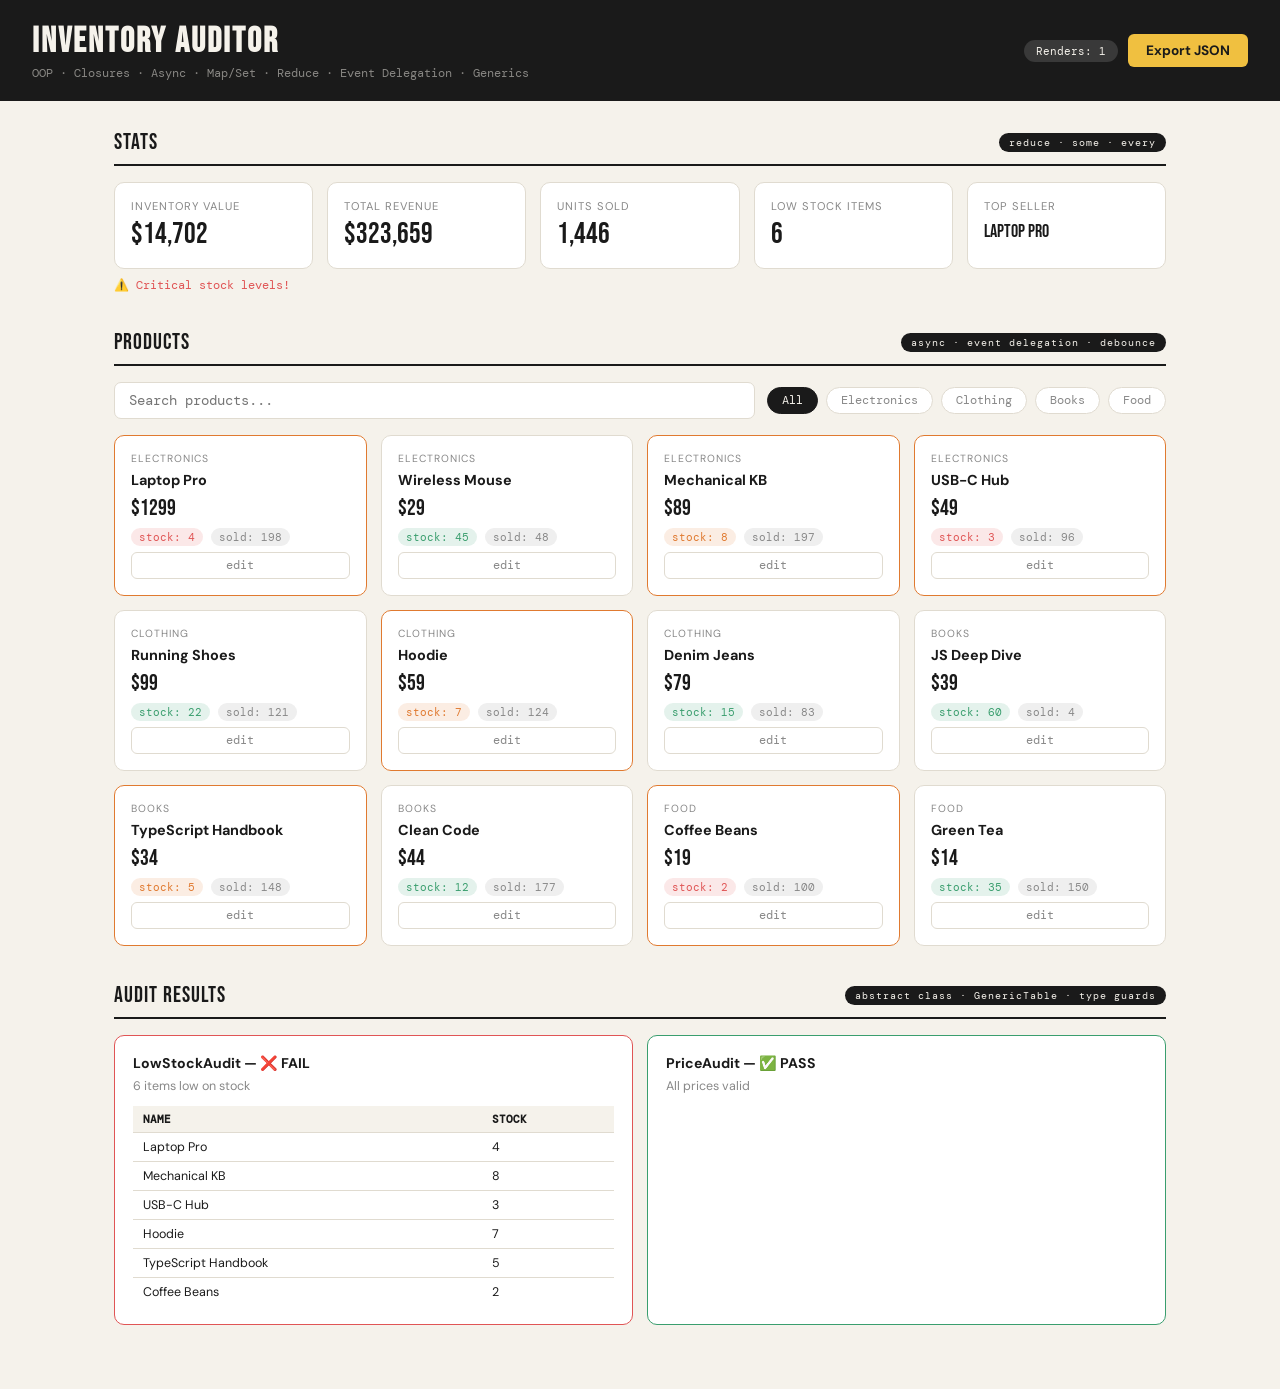
<file: FinalTask/index.html>
<!DOCTYPE html>
<html lang="en">
<head>
  <meta charset="UTF-8"/>
  <meta name="viewport" content="width=device-width, initial-scale=1.0"/>
  <title>Inventory Auditor</title>
  <link rel="stylesheet" href="./style.css"/>
</head>
<body>

<div id="scrollBar"></div>
<header>
  <div>
    <h1>Inventory Auditor</h1>
    <p>OOP · Closures · Async · Map/Set · Reduce · Event Delegation · Generics</p>
  </div>
  <div class="header-right">
    <span id="auditCount">Renders: 0</span>
    <button class="btn" id="exportBtn">Export JSON</button>
  </div>
</header>

<div class="container">
  <section>
    <div class="section-title">
      Stats
      <span class="section-tag">reduce · some · every</span>
    </div>
    <div class="stats-grid">
      <div class="stat-card">
        <div class="stat-label">Inventory Value</div>
        <div class="stat-value" id="statValue">—</div>
      </div>
      <div class="stat-card">
        <div class="stat-label">Total Revenue</div>
        <div class="stat-value" id="statRevenue">—</div>
      </div>
      <div class="stat-card">
        <div class="stat-label">Units Sold</div>
        <div class="stat-value" id="statSold">—</div>
      </div>
      <div class="stat-card">
        <div class="stat-label">Low Stock Items</div>
        <div class="stat-value" id="statLow">—</div>
      </div>
      <div class="stat-card">
        <div class="stat-label">Top Seller</div>
        <div class="stat-value" style="font-size:1.1rem;margin-top:8px" id="statTop">—</div>
      </div>
    </div>
    <div class="stat-alert" id="statAlert"></div>
  </section>
  <section>
    <div class="section-title">
      Products
      <span class="section-tag">async · event delegation · debounce</span>
    </div>

    <div class="toolbar">
      <input id="searchInput" type="text" placeholder="Search products..."/>
      <div id="categoryTabs"></div>
    </div>

    <p id="loadingMsg">⏳ Loading products...</p>
    <div id="productGrid"></div>
  </section>
  <section>
    <div class="section-title">
      Audit Results
      <span class="section-tag">abstract class · GenericTable · type guards</span>
    </div>
    <div class="audit-grid" id="auditResults"></div>
  </section>

</div>
<div id="editModal">
  <div class="modal-box">
    <div class="modal-header">
      <div class="modal-title" id="modalTitle">Edit Product</div>
      <button class="modal-close" id="modalClose">✕</button>
    </div>
    <form id="editForm">
      <input type="hidden" id="editId"/>
      <div class="field">
        <label>Name</label>
        <input type="text" id="editName"/>
      </div>
      <div class="field">
        <label>Price ($)</label>
        <input type="number" id="editPrice" min="0"/>
      </div>
      <div class="field">
        <label>Stock</label>
        <input type="number" id="editStock" min="0"/>
      </div>
      <button type="submit" class="btn" style="width:100%">Save Changes</button>
    </form>
  </div>
</div>

<script type="module" src="./app.js"></script>
</body>
</html>
</file>
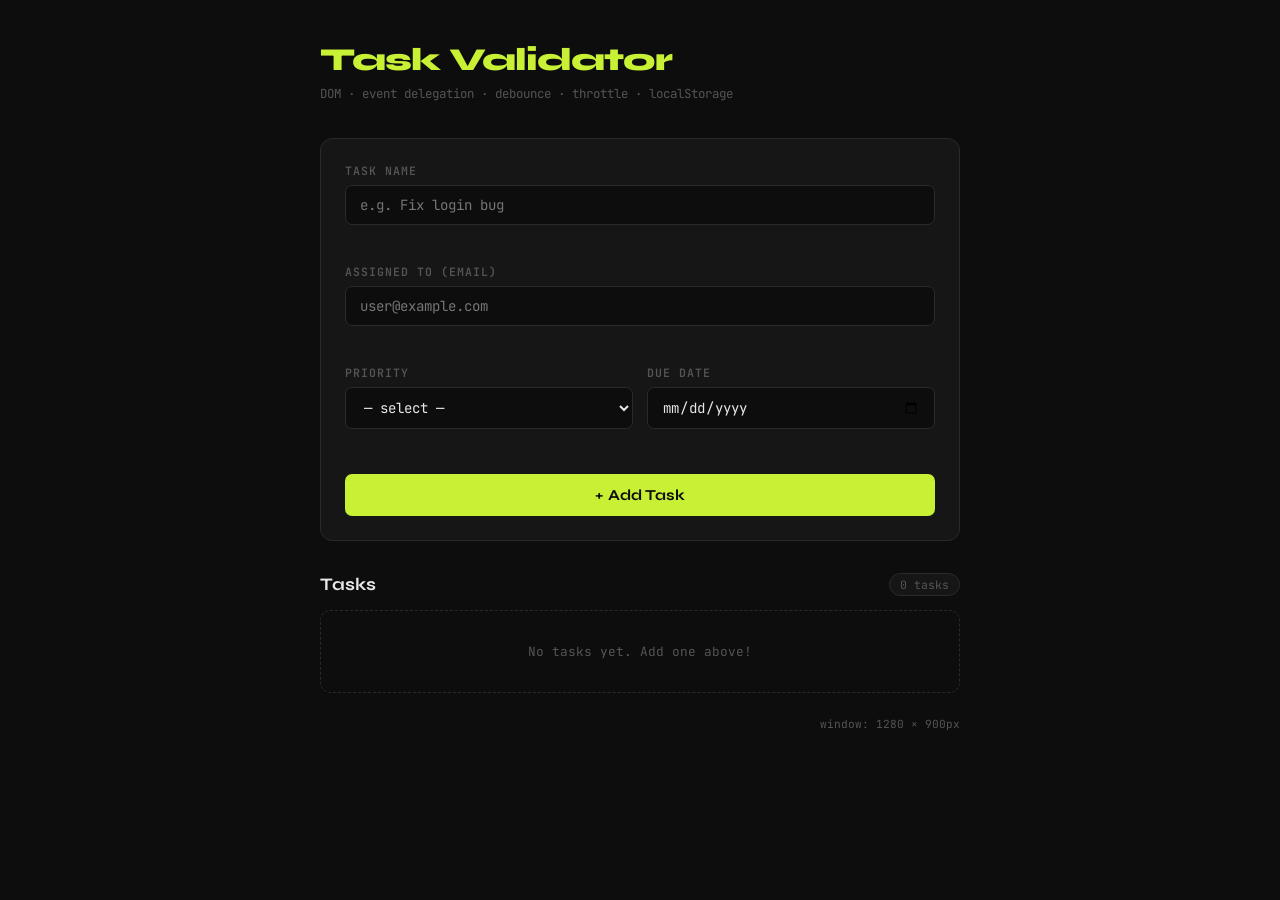
<file: task5/index.html>
<!DOCTYPE html>
<html lang="en">
<head>
  <meta charset="UTF-8"/>
  <meta name="viewport" content="width=device-width, initial-scale=1.0"/>
  <title>Task Form Validator</title>
  <link href="https://fonts.googleapis.com/css2?family=JetBrains+Mono:wght@400;600;700&family=Syne:wght@400;700;800&display=swap" rel="stylesheet"/>
  <link rel="stylesheet" href="./style.css"/>
</head>
<body>
<div class="container">

  <header>
    <h1>Task Validator</h1>
    <p>DOM · event delegation · debounce · throttle · localStorage</p>
  </header>

  <div class="form-card">
    <form id="taskForm">
      <div class="field">
        <label for="taskName">Task Name</label>
        <input id="taskName" type="text" placeholder="e.g. Fix login bug" autocomplete="off"/>
        <div class="hint" id="nameHint"></div>
      </div>
      <div class="field">
        <label for="taskEmail">Assigned To (email)</label>
        <input id="taskEmail" type="text" placeholder="user@example.com" autocomplete="off"/>
        <div class="hint" id="emailHint"></div>
      </div>
      <div class="row">
        <div class="field">
          <label for="taskPriority">Priority</label>
          <select id="taskPriority">
            <option value="">— select —</option>
            <option value="high">High</option>
            <option value="medium">Medium</option>
            <option value="low">Low</option>
          </select>
          <div class="hint" id="priorityHint"></div>
        </div>
        <div class="field">
          <label for="taskDate">Due Date</label>
          <input id="taskDate" type="date"/>
          <div class="hint" id="dateHint"></div>
        </div>
      </div>
      <button type="submit">+ Add Task</button>
    </form>
  </div>

  <div class="list-header">
    <h2>Tasks</h2>
    <span id="taskCount">0 tasks</span>
  </div>

  <div id="taskList"></div>
  <div id="resizeBar">window: —</div>

</div>
<script type="module" src="./main.js"></script>
</body>
</html>
</file>
<file: FinalTask/style.css>
@import url('https://fonts.googleapis.com/css2?family=DM+Mono:wght@400;500&family=Bebas+Neue&family=DM+Sans:wght@400;500;700&display=swap');

:root {
  --bg:       #f5f2eb;
  --surface:  #ffffff;
  --border:   #e0dbd0;
  --accent:   #1a1a1a;
  --yellow:   #f0c040;
  --red:      #e05555;
  --green:    #3a9e6e;
  --orange:   #e07a30;
  --muted:    #888;
  --mono:     'DM Mono', monospace;
  --display:  'Bebas Neue', sans-serif;
  --body:     'DM Sans', sans-serif;
}

* { box-sizing: border-box; margin: 0; padding: 0; }

body { background: var(--bg); color: var(--accent); font-family: var(--body); }
#scrollBar {
  position: fixed; top: 0; left: 0; height: 3px;
  background: var(--accent); width: 0%; z-index: 100;
  transition: width 0.1s;
}
header {
  background: var(--accent); color: var(--bg);
  padding: 20px 32px;
  display: flex; justify-content: space-between; align-items: center;
}

header h1 { font-family: var(--display); font-size: 2.2rem; letter-spacing: 2px; }
header p  { font-size: 0.75rem; opacity: 0.5; margin-top: 2px; font-family: var(--mono); }

.header-right { display: flex; gap: 10px; align-items: center; }

#auditCount {
  font-family: var(--mono); font-size: 0.7rem;
  background: #ffffff22; border-radius: 20px; padding: 4px 12px;
}
.btn {
  background: var(--yellow); color: var(--accent);
  border: none; border-radius: 6px; cursor: pointer;
  font-family: var(--body); font-weight: 700; font-size: 0.85rem;
  padding: 8px 18px; transition: opacity 0.2s;
}
.btn:hover { opacity: 0.85; }
.btn-outline {
  background: transparent; border: 1.5px solid var(--border);
  color: var(--accent); border-radius: 6px; cursor: pointer;
  font-family: var(--mono); font-size: 0.75rem;
  padding: 6px 14px; transition: border-color 0.2s;
}
.btn-outline:hover { border-color: var(--accent); }
.container { max-width: 1100px; margin: 0 auto; padding: 28px 24px; }

section { margin-bottom: 36px; }

.section-title {
  font-family: var(--display); font-size: 1.4rem; letter-spacing: 1px;
  margin-bottom: 16px; padding-bottom: 8px;
  border-bottom: 2px solid var(--accent);
  display: flex; justify-content: space-between; align-items: center;
}

.section-tag {
  font-family: var(--mono); font-size: 0.65rem; font-weight: 400;
  background: var(--accent); color: var(--bg);
  padding: 3px 10px; border-radius: 20px; letter-spacing: 1px;
}
.stats-grid {
  display: grid; grid-template-columns: repeat(auto-fit, minmax(160px, 1fr)); gap: 14px;
}

.stat-card {
  background: var(--surface); border: 1.5px solid var(--border);
  border-radius: 10px; padding: 16px;
}

.stat-label { font-size: 0.7rem; color: var(--muted); text-transform: uppercase; letter-spacing: 1px; }
.stat-value { font-family: var(--display); font-size: 1.8rem; margin-top: 4px; }
.stat-alert { font-family: var(--mono); font-size: 0.75rem; margin-top: 8px; color: var(--red); }
.toolbar { display: flex; gap: 12px; margin-bottom: 16px; flex-wrap: wrap; align-items: center; }

#searchInput {
  flex: 1; min-width: 180px;
  background: var(--surface); border: 1.5px solid var(--border);
  border-radius: 7px; color: var(--accent); font-family: var(--mono);
  font-size: 0.85rem; padding: 9px 14px; outline: none;
  transition: border-color 0.2s;
}
#searchInput:focus { border-color: var(--accent); }

#categoryTabs { display: flex; gap: 8px; flex-wrap: wrap; }

.tab {
  background: var(--surface); border: 1.5px solid var(--border);
  border-radius: 20px; color: var(--muted); cursor: pointer;
  font-family: var(--mono); font-size: 0.72rem; padding: 5px 14px;
  transition: all 0.2s;
}
.tab.active, .tab:hover { background: var(--accent); color: var(--bg); border-color: var(--accent); }
#productGrid {
  display: grid; grid-template-columns: repeat(auto-fill, minmax(200px, 1fr)); gap: 14px;
}

.product-card {
  background: var(--surface); border: 1.5px solid var(--border);
  border-radius: 10px; padding: 16px;
  display: flex; flex-direction: column; gap: 6px;
  animation: fadeUp 0.25s ease both;
  transition: border-color 0.2s, transform 0.15s;
}

.product-card:hover { border-color: var(--accent); transform: translateY(-2px); }
.product-card.low-stock { border-color: var(--orange); }

@keyframes fadeUp {
  from { opacity: 0; transform: translateY(10px); }
  to   { opacity: 1; transform: translateY(0); }
}

.card-category { font-size: 0.65rem; color: var(--muted); text-transform: uppercase; letter-spacing: 1px; }
.card-name     { font-weight: 700; font-size: 0.9rem; }
.card-price    { font-family: var(--display); font-size: 1.4rem; }
.card-meta     { display: flex; gap: 8px; flex-wrap: wrap; }

.stock-badge, .sold-badge {
  font-family: var(--mono); font-size: 0.68rem;
  padding: 2px 8px; border-radius: 20px;
}
.stock-badge.ok       { background: #3a9e6e22; color: var(--green); }
.stock-badge.low      { background: #e07a3022; color: var(--orange); }
.stock-badge.critical { background: #e0555522; color: var(--red); }
.sold-badge           { background: #1a1a1a11; color: var(--muted); }

.btn-edit {
  margin-top: auto; background: none; border: 1.5px solid var(--border);
  border-radius: 6px; color: var(--muted); cursor: pointer;
  font-family: var(--mono); font-size: 0.72rem; padding: 5px;
  transition: all 0.2s;
}
.btn-edit:hover { border-color: var(--accent); color: var(--accent); }

.empty-msg { color: var(--muted); font-size: 0.85rem; padding: 20px 0; }
.audit-grid { display: grid; grid-template-columns: 1fr 1fr; gap: 14px; }

.audit-card {
  background: var(--surface); border: 1.5px solid var(--border);
  border-radius: 10px; padding: 18px;
}
.audit-card.pass { border-color: var(--green); }
.audit-card.fail { border-color: var(--red); }

.audit-title { font-weight: 700; font-size: 0.88rem; margin-bottom: 6px; }
.audit-msg   { font-size: 0.78rem; color: var(--muted); margin-bottom: 12px; }

table { width: 100%; border-collapse: collapse; font-size: 0.78rem; }
th    { text-align: left; padding: 6px 10px; background: var(--bg); font-family: var(--mono); font-size: 0.68rem; text-transform: uppercase; }
td    { padding: 6px 10px; border-top: 1px solid var(--border); }
#editModal {
  display: none; position: fixed; inset: 0;
  background: #0000007a; z-index: 200;
  align-items: center; justify-content: center;
}
#editModal.open { display: flex; }

.modal-box {
  background: var(--surface); border-radius: 12px;
  padding: 28px; width: 100%; max-width: 420px;
  border: 1.5px solid var(--border);
}

.modal-header {
  display: flex; justify-content: space-between; align-items: center;
  margin-bottom: 20px;
}

.modal-title { font-family: var(--display); font-size: 1.3rem; }

.modal-close {
  background: none; border: none; cursor: pointer;
  font-size: 1.3rem; color: var(--muted);
}

.field { margin-bottom: 16px; }
.field label {
  display: block; font-size: 0.7rem; font-weight: 600;
  text-transform: uppercase; letter-spacing: 1px; color: var(--muted); margin-bottom: 6px;
}
.field input {
  width: 100%; background: var(--bg); border: 1.5px solid var(--border);
  border-radius: 7px; color: var(--accent); font-family: var(--mono);
  font-size: 0.88rem; padding: 9px 12px; outline: none; transition: border-color 0.2s;
}
.field input:focus { border-color: var(--accent); }

#loadingMsg {
  display: none; text-align: center; padding: 40px;
  font-family: var(--mono); color: var(--muted); font-size: 0.85rem;
}

@media (max-width: 600px) {
  header       { flex-direction: column; gap: 12px; text-align: center; }
  .audit-grid  { grid-template-columns: 1fr; }
  .stats-grid  { grid-template-columns: 1fr 1fr; }
}
</file>
<file: task5/style.css>
/* style.css */

:root {
  --bg:      #0d0d0d;
  --surface: #161616;
  --border:  #2a2a2a;
  --accent:  #c8f135;
  --red:     #ff4d4d;
  --muted:   #555;
  --text:    #e8e8e8;
  --mono:    'JetBrains Mono', monospace;
  --display: 'Syne', sans-serif;
}

* { box-sizing: border-box; margin: 0; padding: 0; }

body {
  background: var(--bg);
  color: var(--text);
  font-family: var(--mono);
  min-height: 100vh;
  padding: 40px 20px;
}

.container { max-width: 640px; margin: 0 auto; }

/* ── HEADER ── */
header { margin-bottom: 36px; }

header h1 {
  font-family: var(--display);
  font-size: 2rem;
  font-weight: 800;
  letter-spacing: -1px;
  color: var(--accent);
}

header p { color: var(--muted); font-size: 0.78rem; margin-top: 6px; }

/* ── FORM ── */
.form-card {
  background: var(--surface);
  border: 1px solid var(--border);
  border-radius: 12px;
  padding: 24px;
  margin-bottom: 32px;
}

.field { margin-bottom: 18px; }

label {
  display: block;
  font-size: 0.72rem;
  font-weight: 600;
  color: var(--muted);
  text-transform: uppercase;
  letter-spacing: 1px;
  margin-bottom: 7px;
}

input, select {
  width: 100%;
  background: var(--bg);
  border: 1px solid var(--border);
  border-radius: 7px;
  color: var(--text);
  font-family: var(--mono);
  font-size: 0.88rem;
  padding: 10px 14px;
  outline: none;
  transition: border-color 0.2s;
}

input:focus, select:focus { border-color: var(--accent); }
input.valid   { border-color: var(--accent); }
input.invalid { border-color: var(--red); }

.hint { font-size: 0.72rem; margin-top: 5px; min-height: 16px; }
.hint.ok  { color: var(--accent); }
.hint.err { color: var(--red); }

.row { display: grid; grid-template-columns: 1fr 1fr; gap: 14px; }

/* ── SUBMIT BUTTON ── */
button[type="submit"] {
  width: 100%;
  background: var(--accent);
  color: #0d0d0d;
  border: none;
  border-radius: 7px;
  font-family: var(--display);
  font-size: 0.95rem;
  font-weight: 700;
  padding: 12px;
  cursor: pointer;
  margin-top: 6px;
  transition: opacity 0.2s, transform 0.1s;
}

button[type="submit"]:hover  { opacity: 0.88; }
button[type="submit"]:active { transform: scale(0.98); }

/* ── LIST HEADER ── */
.list-header {
  display: flex;
  justify-content: space-between;
  align-items: center;
  margin-bottom: 14px;
}

.list-header h2 {
  font-family: var(--display);
  font-size: 1.1rem;
  font-weight: 700;
}

#taskCount {
  font-size: 0.72rem;
  color: var(--muted);
  background: var(--surface);
  border: 1px solid var(--border);
  border-radius: 20px;
  padding: 3px 10px;
}

/* ── TASK ITEM ── */
#taskList { display: flex; flex-direction: column; gap: 10px; }

.task-item {
  background: var(--surface);
  border: 1px solid var(--border);
  border-radius: 10px;
  padding: 14px 16px;
  display: flex;
  align-items: center;
  gap: 12px;
  animation: slideIn 0.2s ease;
  transition: border-color 0.2s;
}

.task-item:hover { border-color: #3a3a3a; }
.task-item.done  { opacity: 0.45; }

@keyframes slideIn {
  from { opacity: 0; transform: translateY(-8px); }
  to   { opacity: 1; transform: translateY(0); }
}

.task-check {
  width: 18px; height: 18px;
  border: 2px solid var(--border);
  border-radius: 4px;
  cursor: pointer;
  flex-shrink: 0;
  display: flex; align-items: center; justify-content: center;
  font-size: 0.7rem;
  transition: background 0.2s, border-color 0.2s;
}

.task-item.done .task-check { background: var(--accent); border-color: var(--accent); color: #000; }

.task-info { flex: 1; min-width: 0; }

.task-name {
  font-size: 0.88rem;
  font-weight: 600;
  white-space: nowrap;
  overflow: hidden;
  text-overflow: ellipsis;
}

.task-item.done .task-name { text-decoration: line-through; }

.task-meta { font-size: 0.7rem; color: var(--muted); margin-top: 3px; }

.task-priority {
  font-size: 0.68rem;
  font-weight: 700;
  padding: 2px 8px;
  border-radius: 20px;
  text-transform: uppercase;
  letter-spacing: 0.5px;
}

.priority-high   { background: #ff4d4d22; color: #ff4d4d; }
.priority-medium { background: #f5a62322; color: #f5a623; }
.priority-low    { background: #c8f13522; color: #c8f135; }

.task-edit-input {
  background: var(--bg);
  border: 1px solid var(--accent);
  border-radius: 5px;
  color: var(--text);
  font-family: var(--mono);
  font-size: 0.85rem;
  padding: 4px 8px;
  width: 100%;
}

.task-actions { display: flex; gap: 8px; flex-shrink: 0; }

.btn-icon {
  background: none;
  border: 1px solid var(--border);
  border-radius: 6px;
  color: var(--muted);
  cursor: pointer;
  font-size: 0.75rem;
  font-family: var(--mono);
  padding: 5px 9px;
  transition: border-color 0.2s, color 0.2s;
}

.btn-icon:hover      { border-color: var(--accent); color: var(--accent); }
.btn-del:hover       { border-color: var(--red) !important; color: var(--red) !important; }

/* ── RESIZE BAR ── */
#resizeBar {
  font-size: 0.7rem;
  color: var(--muted);
  text-align: right;
  margin-top: 24px;
}

/* ── EMPTY STATE ── */
.empty {
  text-align: center;
  color: var(--muted);
  font-size: 0.8rem;
  padding: 32px 0;
  border: 1px dashed var(--border);
  border-radius: 10px;
}
</file>
